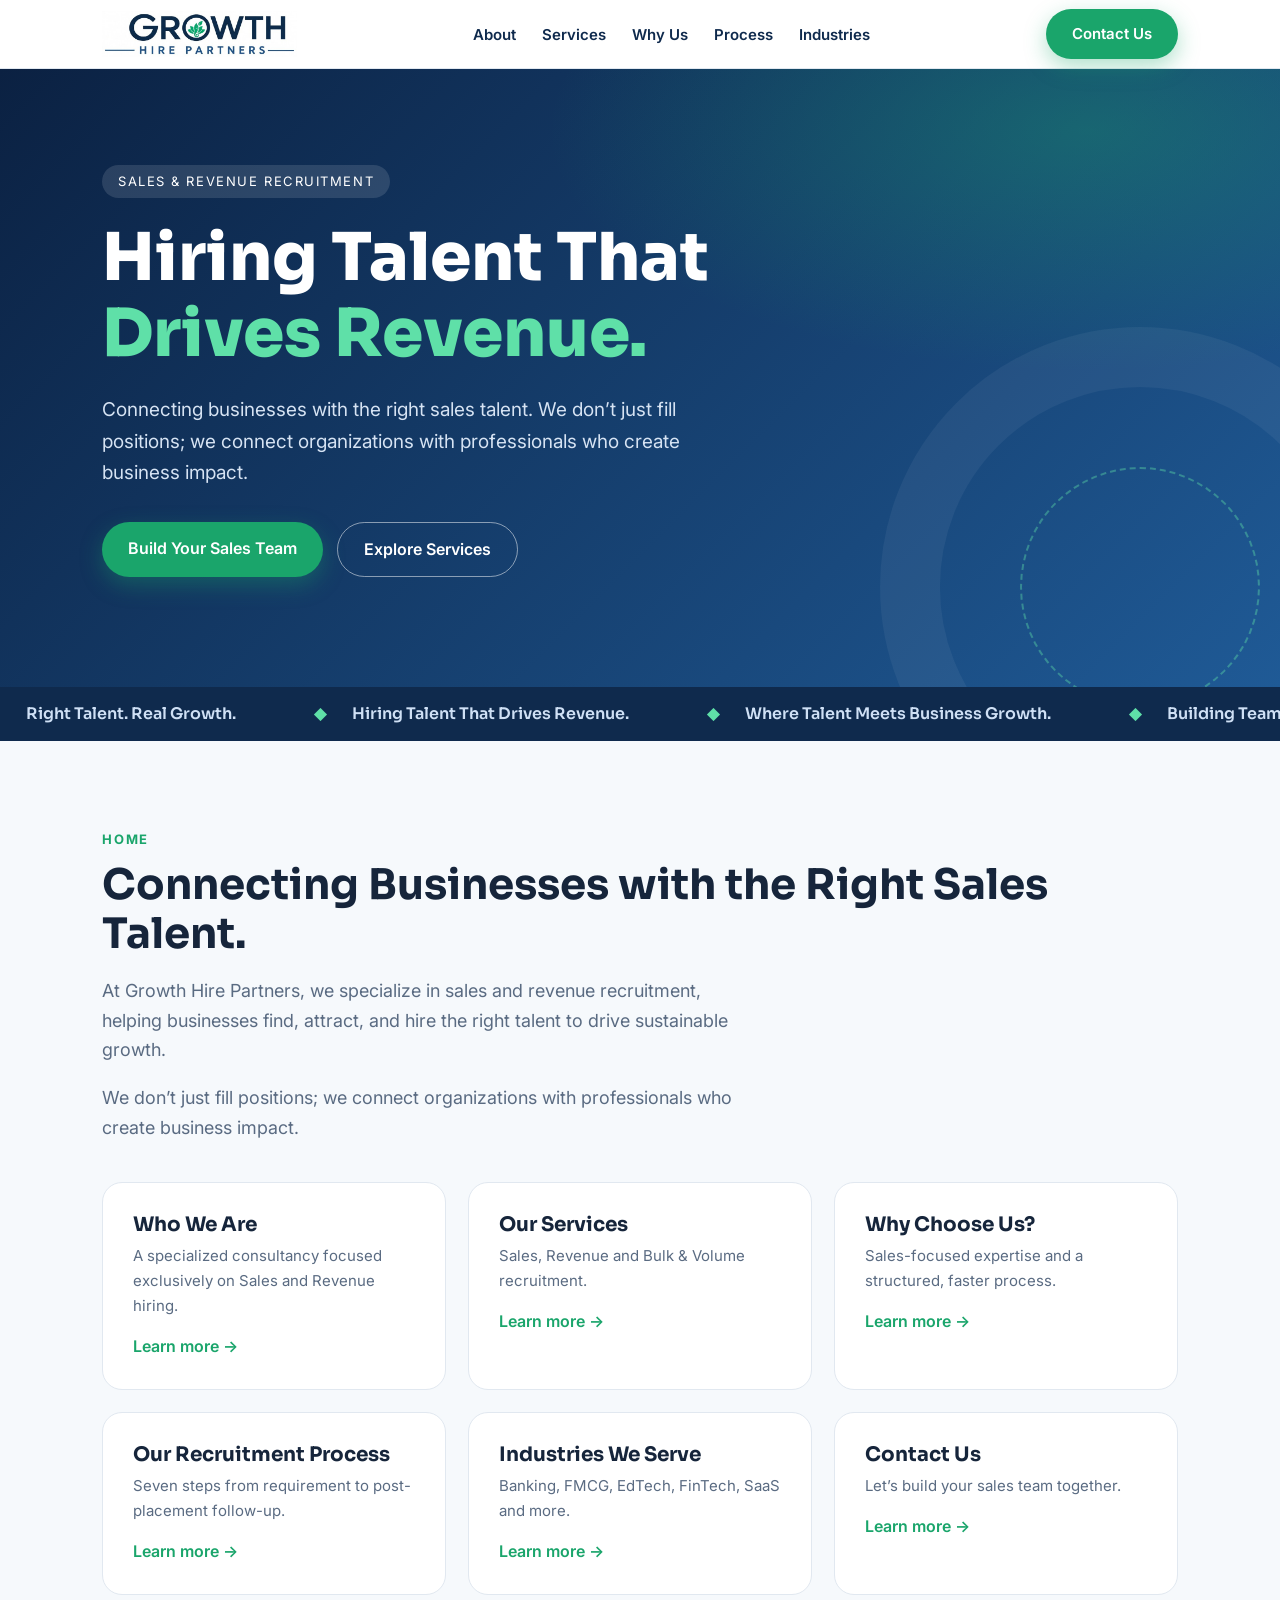
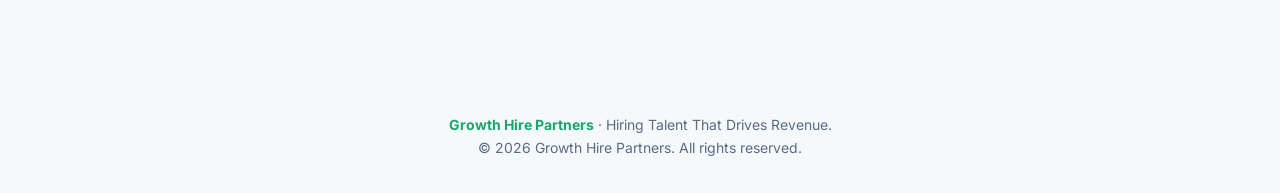
<file: index.html>
<!DOCTYPE html>
<html lang="en"><head><meta charset="utf-8"><meta name="viewport" content="width=device-width, initial-scale=1">
<title>Home | Growth Hire Partners</title><meta name="description" content="Growth Hire Partners: specialist sales and revenue recruitment consultancy.">
<link href="https://fonts.googleapis.com/css2?family=Sora:wght@500;700;800&family=Inter:wght@400;500;600&display=swap" rel="stylesheet">
<link rel="stylesheet" href="style.css"></head><body>
<header><div class="wrap nav"><a href="index.html"><img src="assets/logo.jpg" alt="Growth Hire Partners logo"></a>
<ul id="nav"><li><a href="about.html">About</a></li><li><a href="services.html">Services</a></li><li><a href="why-us.html">Why Us</a></li><li><a href="process.html">Process</a></li><li><a href="industries.html">Industries</a></li></ul><div style="display:flex;gap:10px;align-items:center"><a class="btn top" href="contact.html">Contact Us</a><button class="menu" id="menu" aria-label="Menu">☰</button></div></div></header>
<div class="hero" id="home"><div class="rings"></div><div class="wrap">
<span class="tag">Sales &amp; Revenue Recruitment</span>
<h1>Hiring Talent That <span>Drives Revenue.</span></h1>
<p>Connecting businesses with the right sales talent. We don’t just fill positions; we connect organizations with professionals who create business impact.</p>
<div class="cta"><a class="btn" href="contact.html">Build Your Sales Team</a><a class="btn ghost" href="services.html">Explore Services</a></div></div></div><div class="strip"><div id="mq"></div></div><section><div class="wrap"><span class="eyebrow">Home</span><h2>Connecting Businesses with the Right Sales Talent.</h2><p class="lead">At Growth Hire Partners, we specialize in sales and revenue recruitment, helping businesses find, attract, and hire the right talent to drive sustainable growth.</p><p class="lead">We don’t just fill positions; we connect organizations with professionals who create business impact.</p><div class="grid3"><a class="card link rv" href="about.html"><h3>Who We Are</h3><p>A specialized consultancy focused exclusively on Sales and Revenue hiring.</p><em>Learn more →</em></a><a class="card link rv" href="services.html"><h3>Our Services</h3><p>Sales, Revenue and Bulk &amp; Volume recruitment.</p><em>Learn more →</em></a><a class="card link rv" href="why-us.html"><h3>Why Choose Us?</h3><p>Sales-focused expertise and a structured, faster process.</p><em>Learn more →</em></a><a class="card link rv" href="process.html"><h3>Our Recruitment Process</h3><p>Seven steps from requirement to post-placement follow-up.</p><em>Learn more →</em></a><a class="card link rv" href="industries.html"><h3>Industries We Serve</h3><p>Banking, FMCG, EdTech, FinTech, SaaS and more.</p><em>Learn more →</em></a><a class="card link rv" href="contact.html"><h3>Contact Us</h3><p>Let’s build your sales team together.</p><em>Learn more →</em></a></div></div></section>
<footer><div class="wrap"><strong>Growth Hire Partners</strong> · Hiring Talent That Drives Revenue.<br>© 2026 Growth Hire Partners. All rights reserved.</div></footer>
<script src="script.js"></script></body></html>
</file>
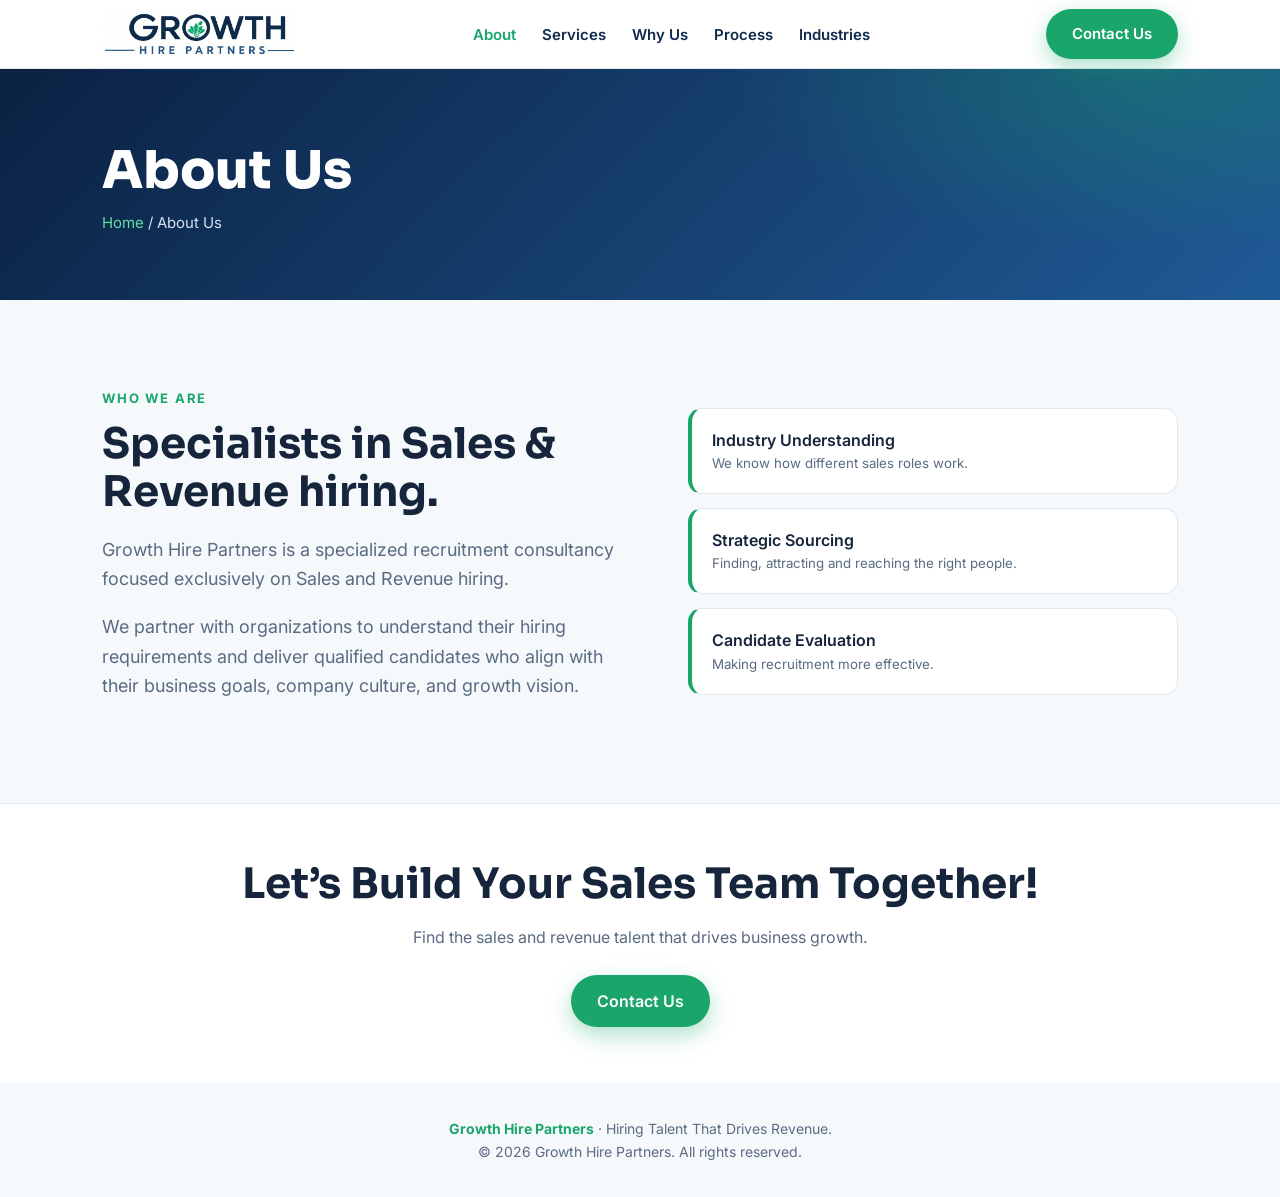
<file: about.html>
<!DOCTYPE html>
<html lang="en"><head><meta charset="utf-8"><meta name="viewport" content="width=device-width, initial-scale=1">
<title>About Us | Growth Hire Partners</title><meta name="description" content="Growth Hire Partners: specialist sales and revenue recruitment consultancy.">
<link href="https://fonts.googleapis.com/css2?family=Sora:wght@500;700;800&family=Inter:wght@400;500;600&display=swap" rel="stylesheet">
<link rel="stylesheet" href="style.css"></head><body>
<header><div class="wrap nav"><a href="index.html"><img src="assets/logo.jpg" alt="Growth Hire Partners logo"></a>
<ul id="nav"><li><a href="about.html" class="on">About</a></li><li><a href="services.html">Services</a></li><li><a href="why-us.html">Why Us</a></li><li><a href="process.html">Process</a></li><li><a href="industries.html">Industries</a></li></ul><div style="display:flex;gap:10px;align-items:center"><a class="btn top" href="contact.html">Contact Us</a><button class="menu" id="menu" aria-label="Menu">☰</button></div></div></header>
<div class="pb"><div class="wrap"><h1>About Us</h1><p><a href="index.html">Home</a> / About Us</p></div></div><section id="about"><div class="wrap about">
<div class="rv"><span class="eyebrow">Who We Are</span><h2>Specialists in Sales &amp; Revenue hiring.</h2>
<p class="lead">Growth Hire Partners is a specialized recruitment consultancy focused exclusively on Sales and Revenue hiring.</p>
<p class="lead">We partner with organizations to understand their hiring requirements and deliver qualified candidates who align with their business goals, company culture, and growth vision.</p></div>
<div class="pillars rv"><div class="pillar">Industry Understanding<small>We know how different sales roles work.</small></div>
<div class="pillar">Strategic Sourcing<small>Finding, attracting and reaching the right people.</small></div>
<div class="pillar">Candidate Evaluation<small>Making recruitment more effective.</small></div></div></div></section><div class="band"><div class="wrap"><h2>Let’s Build Your Sales Team Together!</h2><p>Find the sales and revenue talent that drives business growth.</p><a class="btn" href="contact.html">Contact Us</a></div></div>
<footer><div class="wrap"><strong>Growth Hire Partners</strong> · Hiring Talent That Drives Revenue.<br>© 2026 Growth Hire Partners. All rights reserved.</div></footer>
<script src="script.js"></script></body></html>
</file>
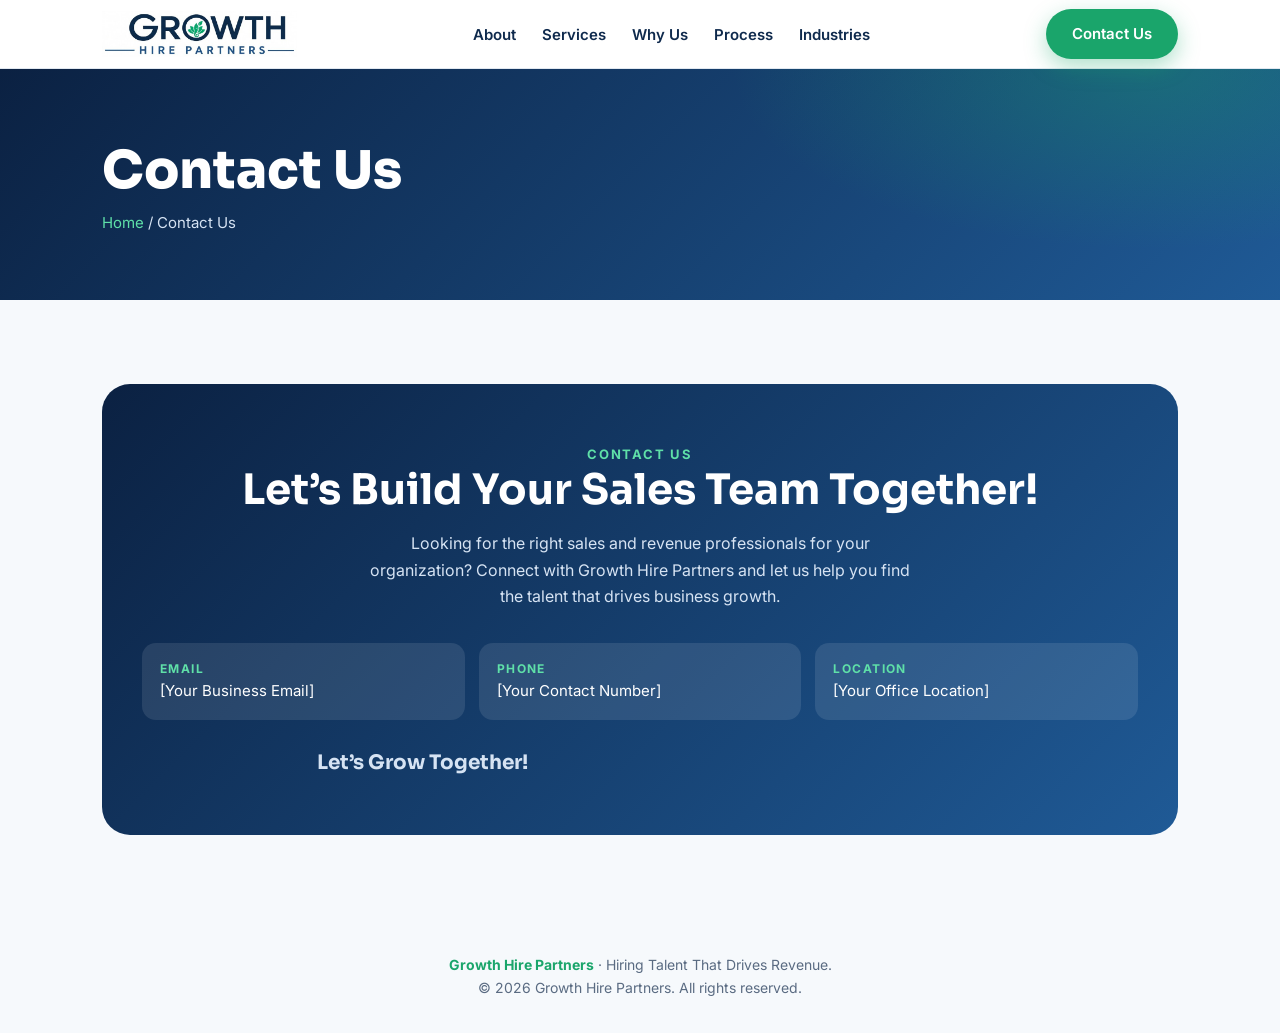
<file: contact.html>
<!DOCTYPE html>
<html lang="en"><head><meta charset="utf-8"><meta name="viewport" content="width=device-width, initial-scale=1">
<title>Contact Us | Growth Hire Partners</title><meta name="description" content="Growth Hire Partners: specialist sales and revenue recruitment consultancy.">
<link href="https://fonts.googleapis.com/css2?family=Sora:wght@500;700;800&family=Inter:wght@400;500;600&display=swap" rel="stylesheet">
<link rel="stylesheet" href="style.css"></head><body>
<header><div class="wrap nav"><a href="index.html"><img src="assets/logo.jpg" alt="Growth Hire Partners logo"></a>
<ul id="nav"><li><a href="about.html">About</a></li><li><a href="services.html">Services</a></li><li><a href="why-us.html">Why Us</a></li><li><a href="process.html">Process</a></li><li><a href="industries.html">Industries</a></li></ul><div style="display:flex;gap:10px;align-items:center"><a class="btn top" href="contact.html">Contact Us</a><button class="menu" id="menu" aria-label="Menu">☰</button></div></div></header>
<div class="pb"><div class="wrap"><h1>Contact Us</h1><p><a href="index.html">Home</a> / Contact Us</p></div></div><section id="contact"><div class="wrap"><div class="contact rv">
<span class="eyebrow" style="color:#5fe0a8">Contact Us</span><h2>Let’s Build Your Sales Team Together!</h2>
<p>Looking for the right sales and revenue professionals for your organization? Connect with Growth Hire Partners and let us help you find the talent that drives business growth.</p>
<div class="cinfo"><div><b>Email</b>[Your Business Email]</div><div><b>Phone</b>[Your Contact Number]</div><div><b>Location</b>[Your Office Location]</div></div>
<p style="margin:26px 0 0;font-family:Sora;font-weight:700;font-size:20px">Let’s Grow Together!</p></div></div></section>
<footer><div class="wrap"><strong>Growth Hire Partners</strong> · Hiring Talent That Drives Revenue.<br>© 2026 Growth Hire Partners. All rights reserved.</div></footer>
<script src="script.js"></script></body></html>
</file>
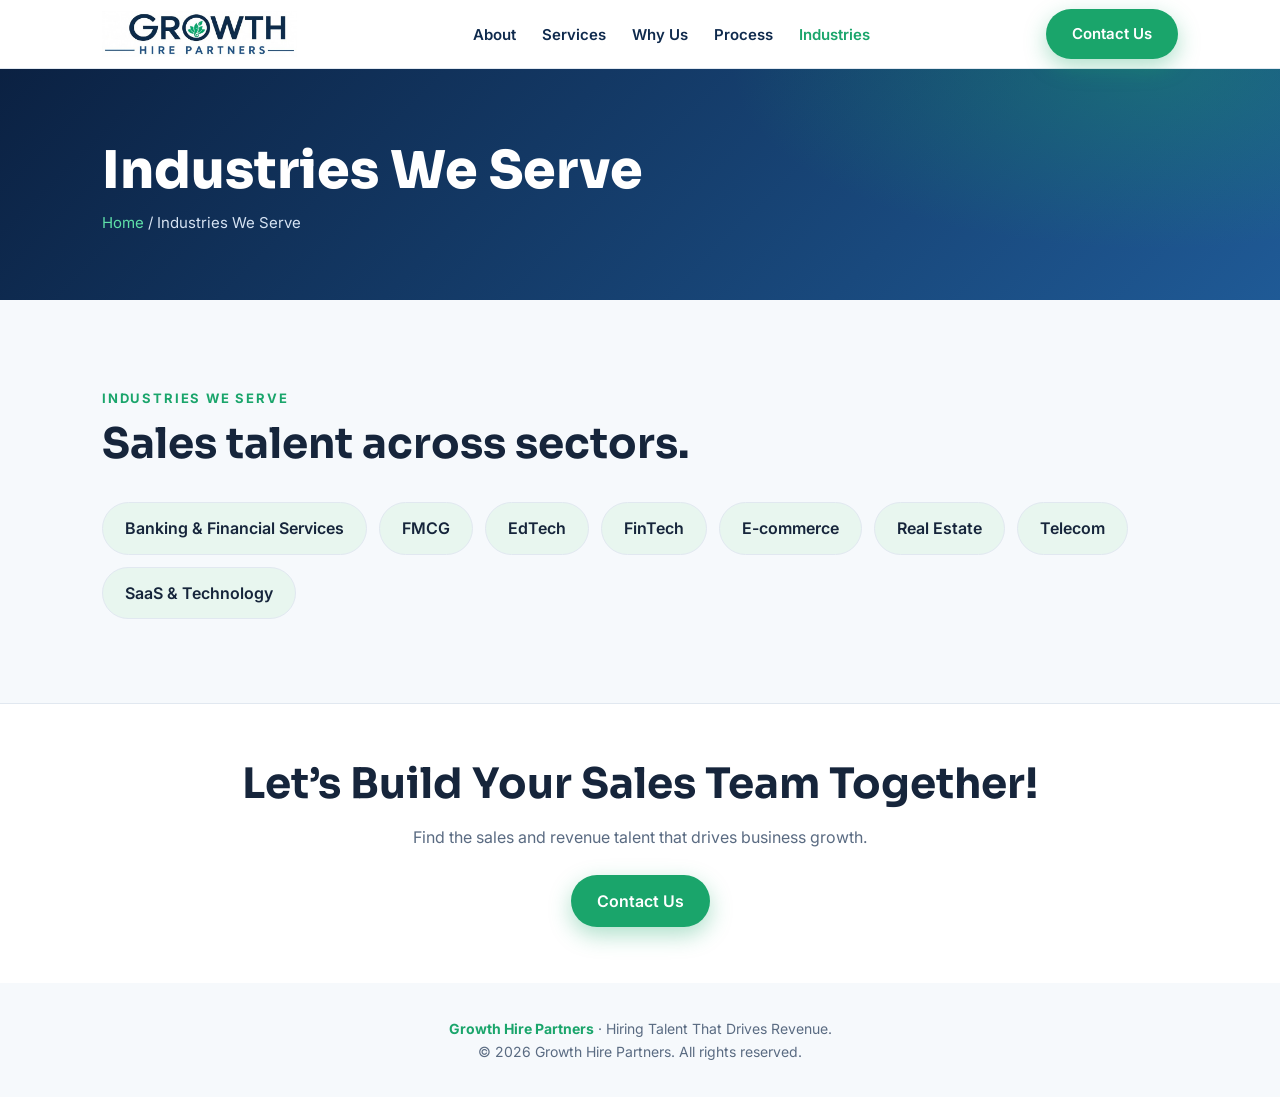
<file: industries.html>
<!DOCTYPE html>
<html lang="en"><head><meta charset="utf-8"><meta name="viewport" content="width=device-width, initial-scale=1">
<title>Industries We Serve | Growth Hire Partners</title><meta name="description" content="Growth Hire Partners: specialist sales and revenue recruitment consultancy.">
<link href="https://fonts.googleapis.com/css2?family=Sora:wght@500;700;800&family=Inter:wght@400;500;600&display=swap" rel="stylesheet">
<link rel="stylesheet" href="style.css"></head><body>
<header><div class="wrap nav"><a href="index.html"><img src="assets/logo.jpg" alt="Growth Hire Partners logo"></a>
<ul id="nav"><li><a href="about.html">About</a></li><li><a href="services.html">Services</a></li><li><a href="why-us.html">Why Us</a></li><li><a href="process.html">Process</a></li><li><a href="industries.html" class="on">Industries</a></li></ul><div style="display:flex;gap:10px;align-items:center"><a class="btn top" href="contact.html">Contact Us</a><button class="menu" id="menu" aria-label="Menu">☰</button></div></div></header>
<div class="pb"><div class="wrap"><h1>Industries We Serve</h1><p><a href="index.html">Home</a> / Industries We Serve</p></div></div><section id="industries"><div class="wrap"><span class="eyebrow">Industries We Serve</span><h2>Sales talent across sectors.</h2>
<div class="chips rv"><span>Banking &amp; Financial Services</span><span>FMCG</span><span>EdTech</span><span>FinTech</span><span>E-commerce</span><span>Real Estate</span><span>Telecom</span><span>SaaS &amp; Technology</span></div></div></section><div class="band"><div class="wrap"><h2>Let’s Build Your Sales Team Together!</h2><p>Find the sales and revenue talent that drives business growth.</p><a class="btn" href="contact.html">Contact Us</a></div></div>
<footer><div class="wrap"><strong>Growth Hire Partners</strong> · Hiring Talent That Drives Revenue.<br>© 2026 Growth Hire Partners. All rights reserved.</div></footer>
<script src="script.js"></script></body></html>
</file>
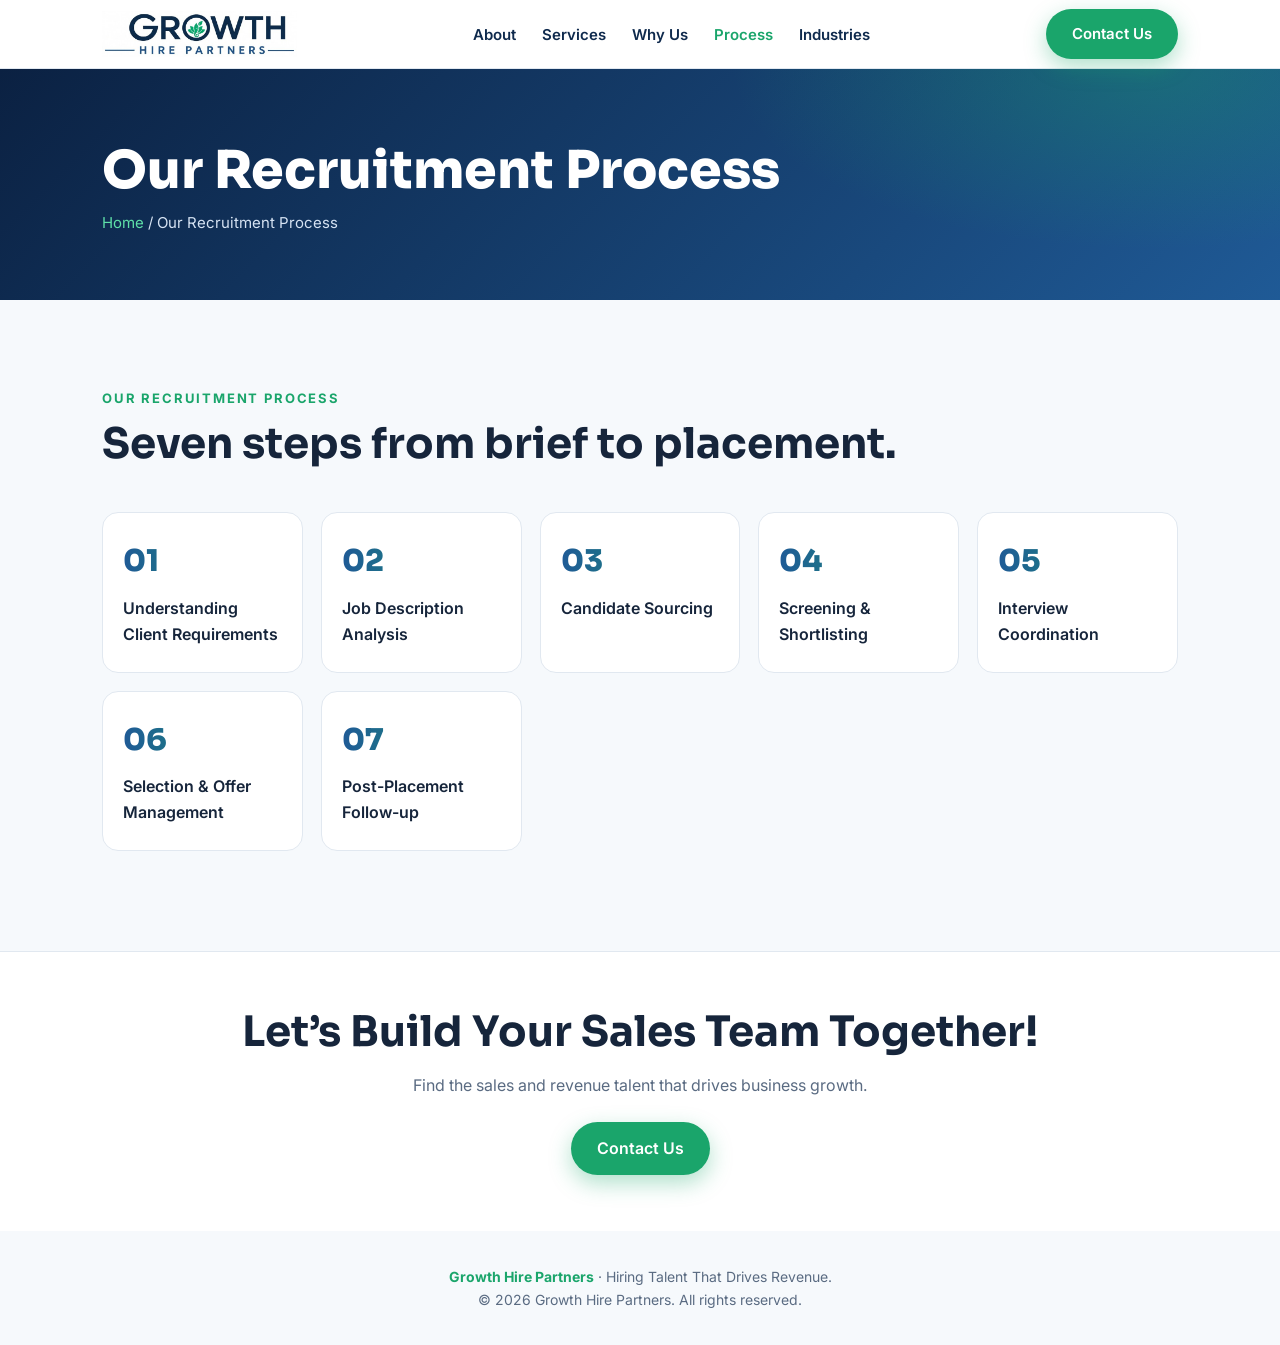
<file: process.html>
<!DOCTYPE html>
<html lang="en"><head><meta charset="utf-8"><meta name="viewport" content="width=device-width, initial-scale=1">
<title>Our Recruitment Process | Growth Hire Partners</title><meta name="description" content="Growth Hire Partners: specialist sales and revenue recruitment consultancy.">
<link href="https://fonts.googleapis.com/css2?family=Sora:wght@500;700;800&family=Inter:wght@400;500;600&display=swap" rel="stylesheet">
<link rel="stylesheet" href="style.css"></head><body>
<header><div class="wrap nav"><a href="index.html"><img src="assets/logo.jpg" alt="Growth Hire Partners logo"></a>
<ul id="nav"><li><a href="about.html">About</a></li><li><a href="services.html">Services</a></li><li><a href="why-us.html">Why Us</a></li><li><a href="process.html" class="on">Process</a></li><li><a href="industries.html">Industries</a></li></ul><div style="display:flex;gap:10px;align-items:center"><a class="btn top" href="contact.html">Contact Us</a><button class="menu" id="menu" aria-label="Menu">☰</button></div></div></header>
<div class="pb"><div class="wrap"><h1>Our Recruitment Process</h1><p><a href="index.html">Home</a> / Our Recruitment Process</p></div></div><section id="process"><div class="wrap"><span class="eyebrow">Our Recruitment Process</span><h2>Seven steps from brief to placement.</h2>
<ol class="steps"><li class="rv">Understanding Client Requirements</li><li class="rv">Job Description Analysis</li><li class="rv">Candidate Sourcing</li><li class="rv">Screening &amp; Shortlisting</li><li class="rv">Interview Coordination</li><li class="rv">Selection &amp; Offer Management</li><li class="rv">Post-Placement Follow-up</li></ol></div></section><div class="band"><div class="wrap"><h2>Let’s Build Your Sales Team Together!</h2><p>Find the sales and revenue talent that drives business growth.</p><a class="btn" href="contact.html">Contact Us</a></div></div>
<footer><div class="wrap"><strong>Growth Hire Partners</strong> · Hiring Talent That Drives Revenue.<br>© 2026 Growth Hire Partners. All rights reserved.</div></footer>
<script src="script.js"></script></body></html>
</file>
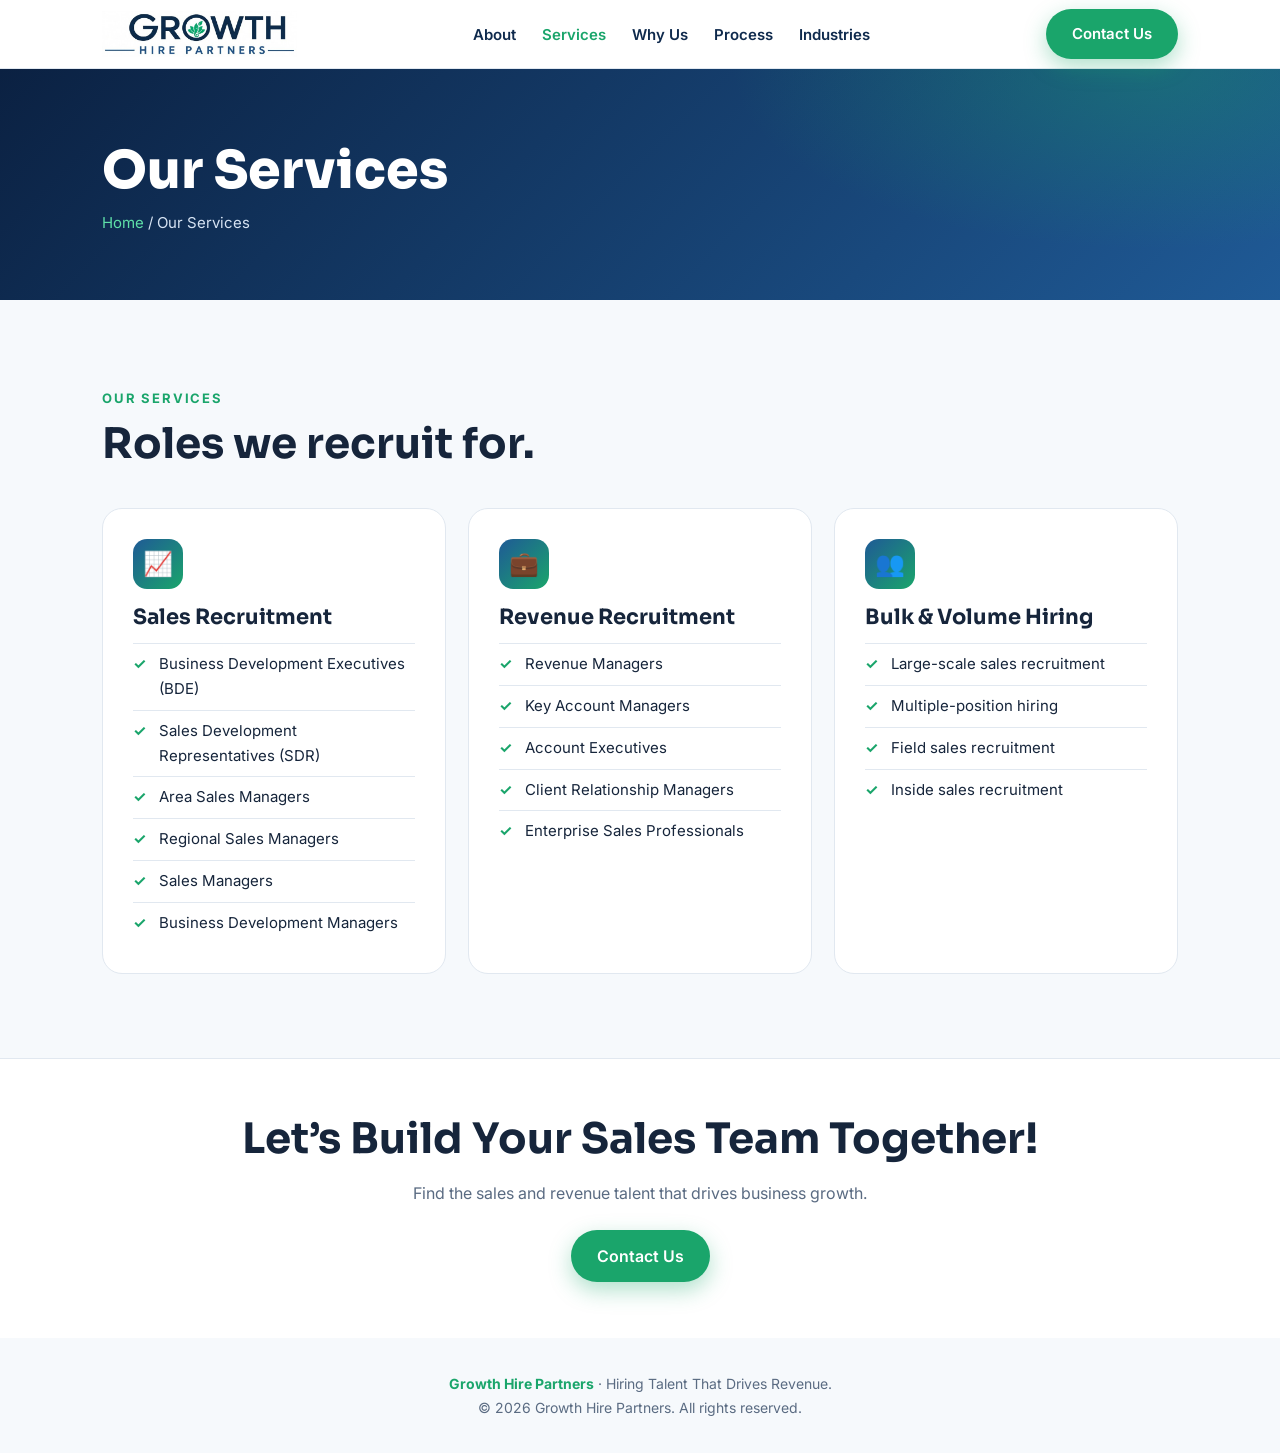
<file: services.html>
<!DOCTYPE html>
<html lang="en"><head><meta charset="utf-8"><meta name="viewport" content="width=device-width, initial-scale=1">
<title>Our Services | Growth Hire Partners</title><meta name="description" content="Growth Hire Partners: specialist sales and revenue recruitment consultancy.">
<link href="https://fonts.googleapis.com/css2?family=Sora:wght@500;700;800&family=Inter:wght@400;500;600&display=swap" rel="stylesheet">
<link rel="stylesheet" href="style.css"></head><body>
<header><div class="wrap nav"><a href="index.html"><img src="assets/logo.jpg" alt="Growth Hire Partners logo"></a>
<ul id="nav"><li><a href="about.html">About</a></li><li><a href="services.html" class="on">Services</a></li><li><a href="why-us.html">Why Us</a></li><li><a href="process.html">Process</a></li><li><a href="industries.html">Industries</a></li></ul><div style="display:flex;gap:10px;align-items:center"><a class="btn top" href="contact.html">Contact Us</a><button class="menu" id="menu" aria-label="Menu">☰</button></div></div></header>
<div class="pb"><div class="wrap"><h1>Our Services</h1><p><a href="index.html">Home</a> / Our Services</p></div></div><section id="services"><div class="wrap">
<span class="eyebrow">Our Services</span><h2>Roles we recruit for.</h2>
<div class="grid3">
<div class="card rv"><div class="ic">📈</div><h3>Sales Recruitment</h3><ul><li>Business Development Executives (BDE)</li><li>Sales Development Representatives (SDR)</li><li>Area Sales Managers</li><li>Regional Sales Managers</li><li>Sales Managers</li><li>Business Development Managers</li></ul></div>
<div class="card rv"><div class="ic">💼</div><h3>Revenue Recruitment</h3><ul><li>Revenue Managers</li><li>Key Account Managers</li><li>Account Executives</li><li>Client Relationship Managers</li><li>Enterprise Sales Professionals</li></ul></div>
<div class="card rv"><div class="ic">👥</div><h3>Bulk &amp; Volume Hiring</h3><ul><li>Large-scale sales recruitment</li><li>Multiple-position hiring</li><li>Field sales recruitment</li><li>Inside sales recruitment</li></ul></div></div></div></section><div class="band"><div class="wrap"><h2>Let’s Build Your Sales Team Together!</h2><p>Find the sales and revenue talent that drives business growth.</p><a class="btn" href="contact.html">Contact Us</a></div></div>
<footer><div class="wrap"><strong>Growth Hire Partners</strong> · Hiring Talent That Drives Revenue.<br>© 2026 Growth Hire Partners. All rights reserved.</div></footer>
<script src="script.js"></script></body></html>
</file>
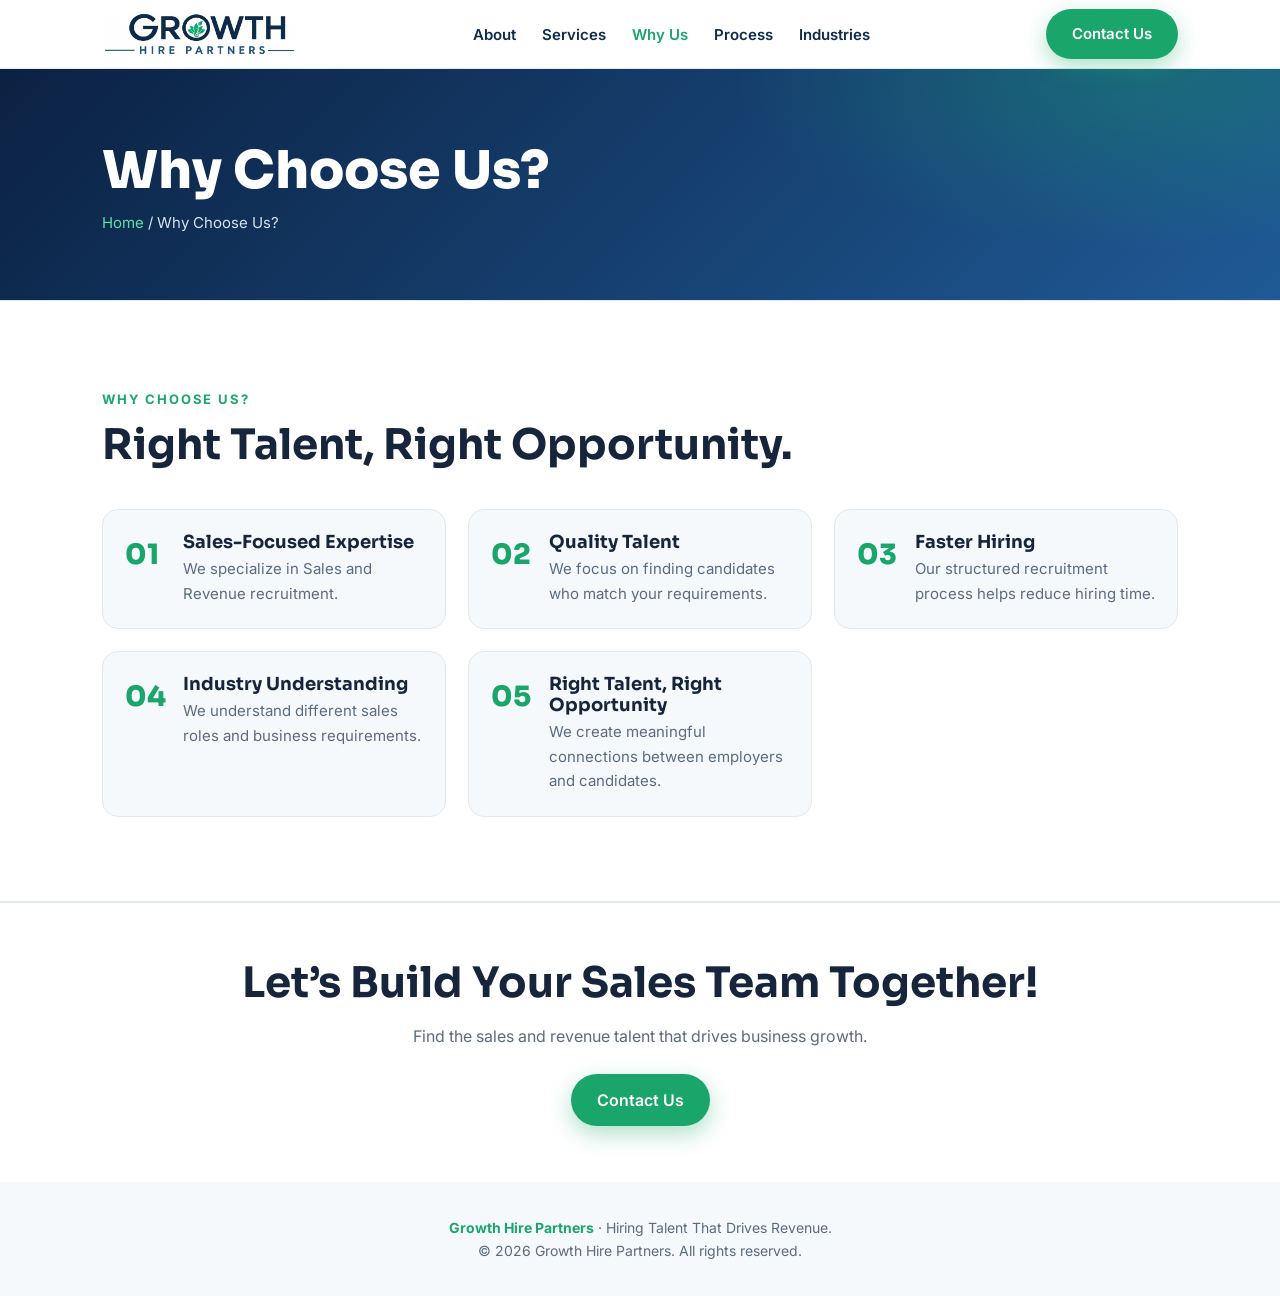
<file: why-us.html>
<!DOCTYPE html>
<html lang="en"><head><meta charset="utf-8"><meta name="viewport" content="width=device-width, initial-scale=1">
<title>Why Choose Us? | Growth Hire Partners</title><meta name="description" content="Growth Hire Partners: specialist sales and revenue recruitment consultancy.">
<link href="https://fonts.googleapis.com/css2?family=Sora:wght@500;700;800&family=Inter:wght@400;500;600&display=swap" rel="stylesheet">
<link rel="stylesheet" href="style.css"></head><body>
<header><div class="wrap nav"><a href="index.html"><img src="assets/logo.jpg" alt="Growth Hire Partners logo"></a>
<ul id="nav"><li><a href="about.html">About</a></li><li><a href="services.html">Services</a></li><li><a href="why-us.html" class="on">Why Us</a></li><li><a href="process.html">Process</a></li><li><a href="industries.html">Industries</a></li></ul><div style="display:flex;gap:10px;align-items:center"><a class="btn top" href="contact.html">Contact Us</a><button class="menu" id="menu" aria-label="Menu">☰</button></div></div></header>
<div class="pb"><div class="wrap"><h1>Why Choose Us?</h1><p><a href="index.html">Home</a> / Why Choose Us?</p></div></div><section class="why" id="why"><div class="wrap"><span class="eyebrow">Why Choose Us?</span><h2>Right Talent, Right Opportunity.</h2>
<div class="grid3">
<div class="item rv"><div class="num">01</div><div><h3>Sales-Focused Expertise</h3><p>We specialize in Sales and Revenue recruitment.</p></div></div>
<div class="item rv"><div class="num">02</div><div><h3>Quality Talent</h3><p>We focus on finding candidates who match your requirements.</p></div></div>
<div class="item rv"><div class="num">03</div><div><h3>Faster Hiring</h3><p>Our structured recruitment process helps reduce hiring time.</p></div></div>
<div class="item rv"><div class="num">04</div><div><h3>Industry Understanding</h3><p>We understand different sales roles and business requirements.</p></div></div>
<div class="item rv"><div class="num">05</div><div><h3>Right Talent, Right Opportunity</h3><p>We create meaningful connections between employers and candidates.</p></div></div></div></div></section><div class="band"><div class="wrap"><h2>Let’s Build Your Sales Team Together!</h2><p>Find the sales and revenue talent that drives business growth.</p><a class="btn" href="contact.html">Contact Us</a></div></div>
<footer><div class="wrap"><strong>Growth Hire Partners</strong> · Hiring Talent That Drives Revenue.<br>© 2026 Growth Hire Partners. All rights reserved.</div></footer>
<script src="script.js"></script></body></html>
</file>
<file: style.css>
:root{--navy:#0f2a4d;--blue:#1f5a96;--green:#1aa56b;--bg:#f6f9fc;--card:#fff;--text:#16253b;--muted:#5a6b82;--line:#e1e8f0;--hero1:#0b2142;--hero2:#1f5a96;--chip:#e8f6ef;
box-sizing:border-box;padding-top:env(safe-area-inset-top,0px);padding-bottom:env(safe-area-inset-bottom,0px)}
@media (prefers-color-scheme:dark){:root:not([data-theme="light"]){--bg:#0a1424;--card:#111f36;--text:#e8eef7;--muted:#9fb0c8;--line:#1d2f4c;--chip:#12302a;color-scheme:dark}}
:root[data-theme="dark"]{--bg:#0a1424;--card:#111f36;--text:#e8eef7;--muted:#9fb0c8;--line:#1d2f4c;--chip:#12302a;color-scheme:dark}
html{scroll-behavior:smooth;scroll-padding-top:calc(80px + env(safe-area-inset-top,0px))}
*{box-sizing:border-box}
body{margin:0;background:var(--bg);color:var(--text);font:16px/1.65 Inter,system-ui,sans-serif}
h1,h2,h3{font-family:Sora,Inter,sans-serif;line-height:1.15;margin:0}
.wrap{max-width:1120px;margin:0 auto;padding:0 22px}
header{position:sticky;top:env(safe-area-inset-top,0px);z-index:20;background:#fff;border-bottom:1px solid var(--line)}
.nav{display:flex;align-items:center;justify-content:space-between;height:68px}
.nav img{height:46px;display:block}
.nav ul{display:flex;gap:26px;list-style:none;margin:0;padding:0}
.nav a{color:#0f2a4d;text-decoration:none;font-weight:600;font-size:15px}
.nav a:hover{color:var(--green)}
.btn{display:inline-block;background:var(--green);color:#fff!important;padding:13px 26px;border-radius:999px;font-weight:600;text-decoration:none;box-shadow:0 8px 22px rgba(26,165,107,.35);transition:.25s}
.btn:hover{transform:translateY(-2px)}
.btn.ghost{background:transparent;border:1.5px solid rgba(255,255,255,.5);box-shadow:none}
.hero{background:radial-gradient(900px 400px at 85% 10%,rgba(26,165,107,.35),transparent 60%),linear-gradient(135deg,var(--hero1),var(--hero2));color:#fff;padding:96px 0 110px;position:relative;overflow:hidden}
.hero .tag{display:inline-block;background:rgba(255,255,255,.12);padding:6px 16px;border-radius:999px;font-size:13px;letter-spacing:.12em;text-transform:uppercase;margin-bottom:22px}
.hero h1{font-size:clamp(36px,6vw,66px);font-weight:800;max-width:760px}
.hero h1 span{color:#5fe0a8}
.hero p{max-width:600px;font-size:19px;color:#d6e3f3;margin:22px 0 34px}
.hero .cta{display:flex;gap:14px;flex-wrap:wrap}
.rings{position:absolute;right:-120px;bottom:-160px;width:520px;height:520px;border-radius:50%;border:60px solid rgba(255,255,255,.05);animation:spin 40s linear infinite}
.rings::after{content:"";position:absolute;inset:80px;border-radius:50%;border:2px dashed rgba(95,224,168,.4)}
@keyframes spin{to{transform:rotate(360deg)}}
.strip{background:var(--navy);color:#cfe0f5;overflow:hidden;white-space:nowrap;padding:14px 0;font-family:Sora,sans-serif;font-weight:600}
.strip div{display:inline-block;animation:slide 32s linear infinite}
.strip span{margin:0 26px}.strip b{color:#5fe0a8;margin-left:52px}
@keyframes slide{to{transform:translateX(-50%)}}
section{padding:84px 0}
.eyebrow{color:var(--green);font-weight:700;letter-spacing:.14em;text-transform:uppercase;font-size:13px}
h2{font-size:clamp(28px,4vw,42px);margin:10px 0 16px;font-weight:700}
.lead{color:var(--muted);max-width:660px;font-size:18px}
.about{display:grid;grid-template-columns:1.1fr 1fr;gap:48px;align-items:center}
.pillars{display:grid;gap:14px}
.pillar{background:var(--card);border:1px solid var(--line);border-left:4px solid var(--green);padding:18px 20px;border-radius:14px;font-weight:600}
.pillar small{display:block;color:var(--muted);font-weight:400}
.grid3{display:grid;grid-template-columns:repeat(auto-fit,minmax(290px,1fr));gap:22px;margin-top:40px}
.card{background:var(--card);border:1px solid var(--line);border-radius:20px;padding:30px;transition:.3s}
.card:hover{transform:translateY(-6px);box-shadow:0 22px 44px rgba(15,42,77,.14)}
.card .ic{width:50px;height:50px;border-radius:14px;background:linear-gradient(135deg,var(--blue),var(--green));display:grid;place-items:center;font-size:24px;margin-bottom:16px}
.card h3{font-size:21px;margin-bottom:14px}
.card ul{margin:0;padding:0;list-style:none}
.card li{padding:8px 0 8px 26px;position:relative;border-top:1px solid var(--line);font-size:15px}
.card li::before{content:"✓";position:absolute;left:0;color:var(--green);font-weight:700}
.why{background:var(--card);border-block:1px solid var(--line)}
.why .item{display:flex;gap:16px;padding:22px;border-radius:16px;background:var(--bg);border:1px solid var(--line)}
.why .num{font-family:Sora;font-weight:800;font-size:28px;color:var(--green);min-width:42px}
.why h3{font-size:18px;margin-bottom:4px}.why p{margin:0;color:var(--muted);font-size:15px}
.steps{counter-reset:s;margin-top:44px;display:grid;grid-template-columns:repeat(auto-fit,minmax(200px,1fr));gap:18px;list-style:none;padding:0}
.steps li{counter-increment:s;background:var(--card);border:1px solid var(--line);border-radius:16px;padding:24px 20px;font-weight:600;position:relative}
.steps li::before{content:"0" counter(s);display:block;font-family:Sora;font-size:30px;font-weight:800;background:linear-gradient(90deg,var(--blue),var(--green));-webkit-background-clip:text;background-clip:text;color:transparent;margin-bottom:8px}
.chips{display:flex;flex-wrap:wrap;gap:12px;margin-top:34px}
.chips span{background:var(--chip);border:1px solid var(--line);padding:12px 22px;border-radius:999px;font-weight:600;transition:.25s}
.chips span:hover{background:var(--green);color:#fff;transform:translateY(-3px)}
.contact{background:linear-gradient(135deg,var(--hero1),var(--hero2));color:#fff;border-radius:28px;padding:56px 40px;text-align:center}
.contact h2{margin-top:0}.contact p{max-width:560px;margin:0 auto 30px;color:#d6e3f3}
.cinfo{display:grid;grid-template-columns:repeat(auto-fit,minmax(200px,1fr));gap:14px;margin:34px 0 8px;text-align:left}
.cinfo div{background:rgba(255,255,255,.1);border-radius:14px;padding:16px 18px;font-size:15px}
.cinfo b{display:block;font-size:12px;letter-spacing:.12em;text-transform:uppercase;color:#5fe0a8}
footer{padding:34px 0;text-align:center;color:var(--muted);font-size:14px}
footer strong{color:var(--green)}
.rv{opacity:0;transform:translateY(26px);transition:.7s}.rv.in{opacity:1;transform:none}
@media(max-width:820px){.nav ul{display:none;position:absolute;left:0;right:0;top:68px;background:#fff;flex-direction:column;gap:0;padding:8px 22px 16px;border-bottom:1px solid var(--line)}.nav ul.open{display:flex}.nav ul li{padding:10px 0}.menu{display:block!important}.nav .btn.top{display:none}.about{grid-template-columns:1fr}.hero{padding:64px 0 80px}section{padding:60px 0}.contact{padding:40px 22px}}
@media(prefers-reduced-motion:reduce){*{animation:none!important;transition:none!important}.rv{opacity:1;transform:none}html{scroll-behavior:auto}}

.menu{display:none;background:none;border:1.5px solid var(--line);border-radius:10px;padding:8px 12px;font-size:20px;color:#0f2a4d;cursor:pointer}
.nav a.on{color:var(--green)}
.pb{background:radial-gradient(700px 300px at 90% 0,rgba(26,165,107,.35),transparent 60%),linear-gradient(135deg,var(--hero1),var(--hero2));color:#fff;padding:72px 0 64px}
.pb h1{font-size:clamp(32px,5vw,52px);font-weight:800}.pb p{color:#d6e3f3;margin:10px 0 0;font-size:15px}.pb a{color:#5fe0a8;text-decoration:none}
.band{background:var(--card);border-top:1px solid var(--line);padding:56px 0;text-align:center}
.band h2{margin-top:0}.band p{color:var(--muted);margin:0 0 24px}
.link{display:block;text-decoration:none;color:inherit}
.link h3{font-size:20px;margin-bottom:8px}.link p{color:var(--muted);margin:0 0 14px;font-size:15px}.link em{color:var(--green);font-style:normal;font-weight:600}
</file>
